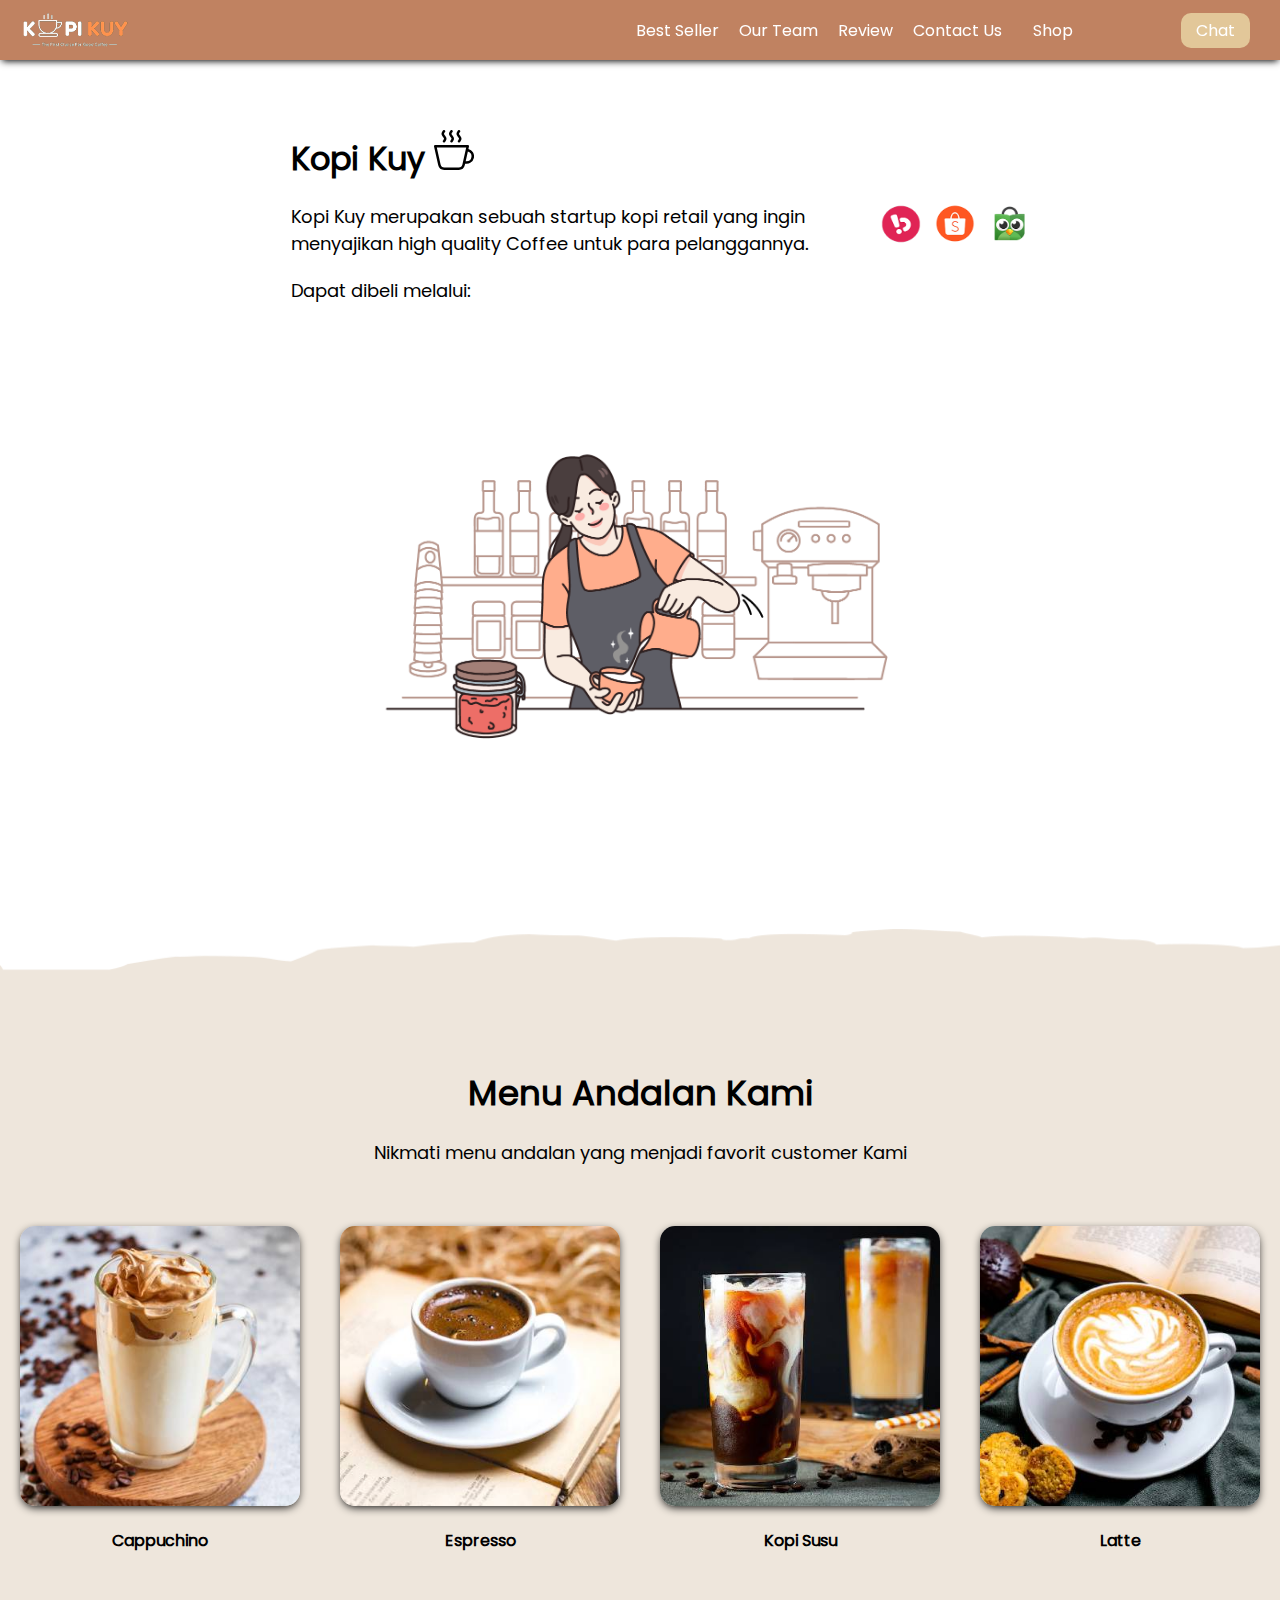
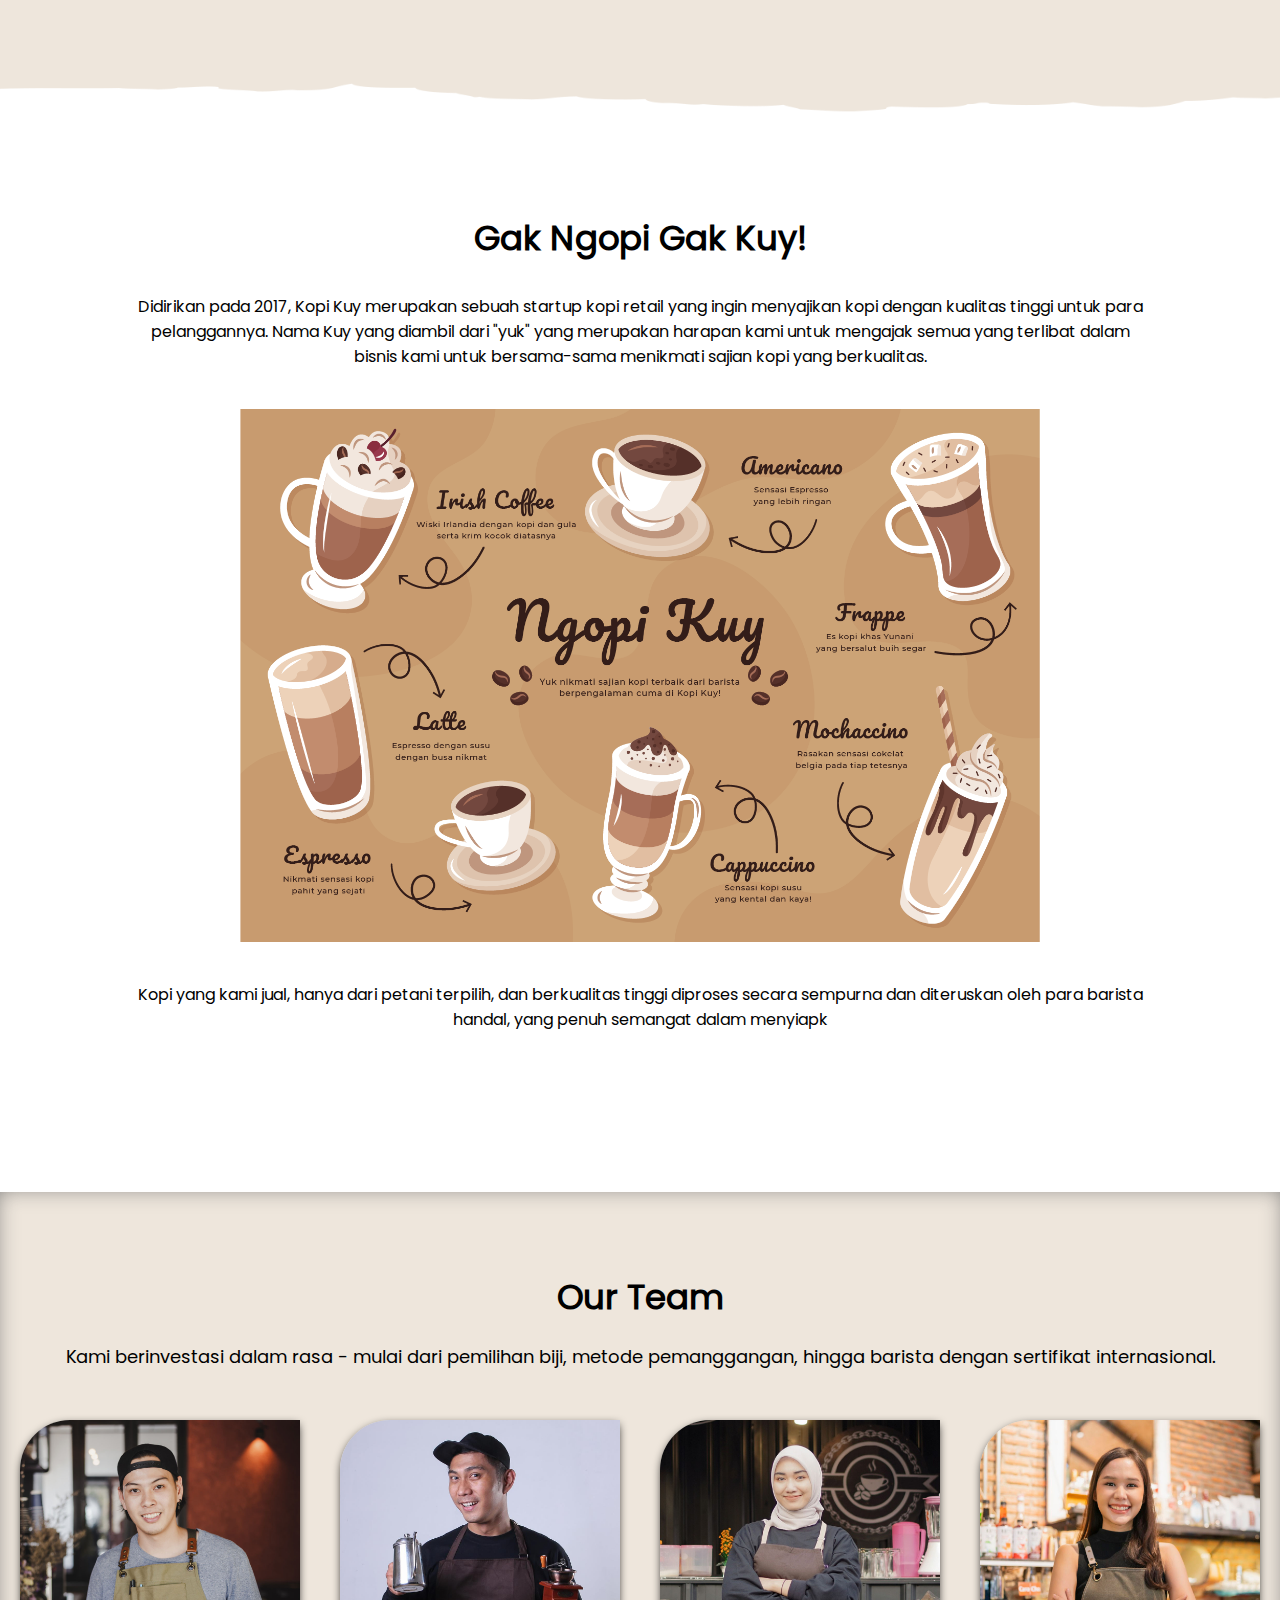
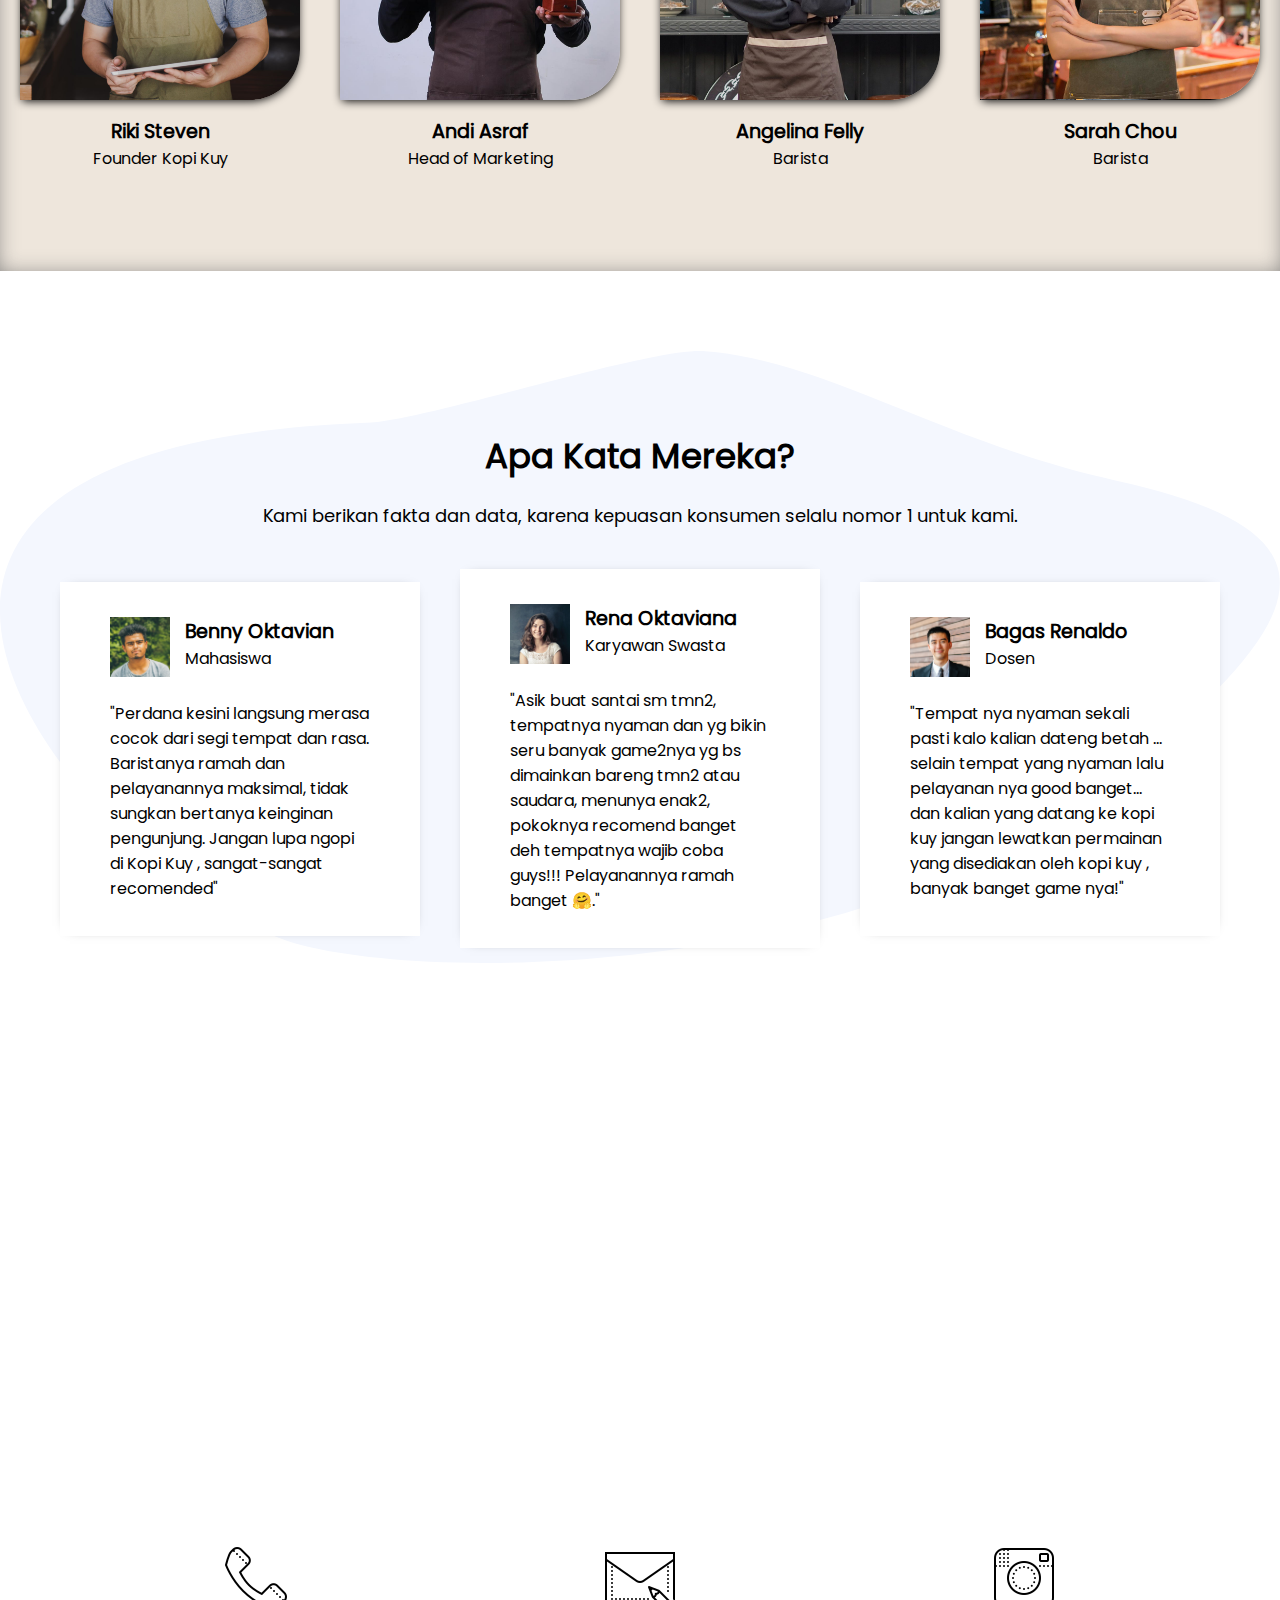
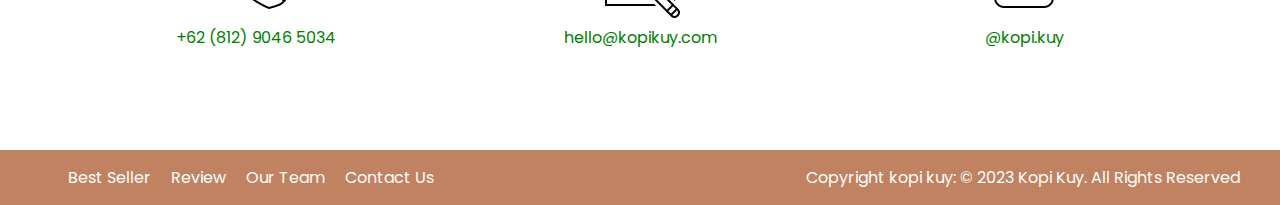
<file: index.html>
<!DOCTYPE html>
<html lang="id">
  <head>
    <meta charset="UTF-8" />
    <meta
      http-equiv="X-UA-Compatible"
      content="IE=edge"
    />
    <meta
      name="viewport"
      content="width=device-width, initial-scale=1.0"
    />
    <link
      rel="shortcut icon"
      href="images/favicon.ico"
      type="image/x-icon"
    />
    <title>Website Kopi Kuy</title>
    <link
      rel="stylesheet"
      href="css/style.css"
    />
  </head>

  <body>
    <nav>
      <img
        class="logo"
        src="images/logo/logo_kuy.png"
      />
      <div class="navigasi">
        <a href="#best-seller">Best Seller</a>
        <a href="#our-team">Our Team</a>
        <a href="#review">Review</a>
        <a href="#contact-us">Contact Us</a>
      </div>
      <a
        class="shop"
        href="produk.html"
        >Shop</a
      >
      <a
        class="chat"
        href="https://wa.me/628123456?text=Saya ingin bertanya"
        target="_blank"
        >Chat</a
      >
    </nav>

    <!-- Tulis Kode HTML / <header> Setelah baris di bawah ini (baris 28) -->
    <header>
      <div class="kiri">
        <h1>
          Kopi Kuy
          <img
            src="images/icon/icon_kopi.svg"
            alt=""
          />
        </h1>
        <p>
          Kopi Kuy merupakan sebuah startup kopi retail yang ingin menyajikan
          high quality Coffee untuk para pelanggannya.
        </p>
        <p>Dapat dibeli melalui:</p>
      </div>
      <div class="olshop">
        <img
          src="images/logo/logo_bukalapak.png"
          alt=""
        />
        <img
          src="images/logo/logo_shopee.png"
          alt=""
        />
        <img
          src="images/logo/logo_tokopedia.png"
          alt=""
        />
      </div>
      <div class="kanan">
        <img
          src="images/header/header1.png"
          alt=""
        />
      </div>
    </header>

    <section
      class="best-seller"
      id="best-seller"
    >
      <h2>Menu Andalan Kami</h2>
      <p>Nikmati menu andalan yang menjadi favorit customer Kami</p>
      <div class="produk">
        <img
          src="images/produk/product_capuchino.jpg"
          alt=""
        />
        <p>Cappuchino</p>
      </div>
      <div class="produk">
        <img
          src="images/produk/product_espresso.jpg"
          alt=""
        />
        <p>Espresso</p>
        </div>
        <div class="produk">
        <img
          src="images/produk/product_kopi_susu.jpg"
          alt=""
        />
        <p>Kopi Susu</p>
        </div>
        <div class="produk">
        <img
          src="images/produk/product_latte.jpg"
          alt=""
        />
        <p>Latte</p>
        </div>
      </div>
    </section>

    <section class="about-us" id="about-us">
    <h2>Gak Ngopi Gak Kuy!</h2>
    <p>Didirikan pada 2017, Kopi Kuy merupakan sebuah startup kopi retail 
    yang ingin menyajikan kopi dengan kualitas tinggi untuk para pelanggannya. 
    Nama Kuy yang diambil dari "yuk" yang merupakan harapan kami untuk mengajak semua 
    yang terlibat dalam bisnis kami untuk bersama-sama menikmati sajian kopi yang berkualitas.
</p>
<img src="images/about-us/aset_kopi_jumbo.png" alt="">
<p>Kopi yang kami jual, hanya dari petani terpilih, dan berkualitas tinggi diproses 
    secara sempurna dan diteruskan oleh para barista handal, yang penuh semangat 
    dalam menyiapk
</section>
    <section class="our-team" id="our-team">
        <h2>Our Team</h2>
        <p>Kami berinvestasi dalam rasa - mulai dari pemilihan biji, metode pemanggangan, 
    hingga barista dengan sertifikat internasional.</p>
    <div class="team">
        <img src="images/team/team1.jpg" alt="">
        <h3>Riki Steven</h3>
        <p>Founder Kopi Kuy</p>
    </div>
        <div class="team">
        <img src="images/team/team2.jpg" alt="">
        <h3>Andi Asraf</h3>
        <p>Head of Marketing</p>
    </div>
        <div class="team">
        <img src="images/team/team3.jpg" alt="">
        <h3>Angelina Felly</h3>
        <p>Barista</p>
    </div>
        <div class="team">
        <img src="images/team/team4.jpg" alt="">
        <h3>Sarah Chou</h3>
        <p>Barista</p>
    </div>
    </section>
    <section class="review" id="review">
        <h2>Apa Kata Mereka?</h2>
        <p>Kami berikan fakta dan data, karena kepuasan konsumen selalu nomor 1 untuk kami.</p>
        <div class="testimoni">
            <img src="images/customer/customer1.jpg" alt="">
            <div class="profile"> 
                <h3>Benny Oktavian</h3>
                <p>Mahasiswa</p>
            </div>
             <p>"Perdana kesini langsung merasa cocok dari segi tempat dan rasa. 
        Baristanya ramah dan pelayanannya maksimal, tidak sungkan bertanya keinginan pengunjung. Jangan lupa ngopi di Kopi Kuy , sangat-sangat recomended"</p>
        </div>
        <div class="testimoni">
            <img src="images/customer/customer2.jpg" alt="">
            <div class="profile"> 
                <h3>Rena Oktaviana</h3>
                <p>Karyawan Swasta</p>
            </div>
             <p>"Asik buat santai sm tmn2, tempatnya nyaman dan yg bikin seru banyak game2nya 
        yg bs dimainkan bareng tmn2 atau saudara, menunya enak2, pokoknya recomend 
        banget deh tempatnya wajib coba guys!!! Pelayanannya ramah banget 🤗."</p>
        </div>
        <div class="testimoni">
            <img src="images/customer/customer3.jpg" alt="">
            <div class="profile"> 
                <h3>Bagas Renaldo</h3>
                <p>Dosen</p>
            </div>
             <p>"Tempat nya nyaman sekali pasti kalo kalian dateng betah ... 
        selain tempat yang nyaman lalu pelayanan nya good banget... 
        dan kalian yang datang ke kopi kuy jangan lewatkan permainan yang disediakan 
        oleh kopi kuy , banyak banget game nya!"</p>
        </div>
        
    </section>

    <section class="contact-us" id="contact-us">
        <iframe src="https://www.google.com/maps/embed?pb=!1m14!1m8!1m3!1d7932.741866032694!2d106.668581!3d-6.214715!3m2!1i1024!2i768!4f13.1!3m3!1m2!1s0x2e69f9912c7f297b%3A0xe5a3a671dae861ab!2sKopi%20kuy!5e0!3m2!1sid!2sid!4v1680617229460!5m2!1sid!2sid"
    allowfullscreen="" loading="lazy" referrerpolicy="no-referrer-when-downgrade"></iframe>
    <div class="kontak">
        <img src="images/icon/icon_phone.png" alt="">
        <p> +62 (812) 9046 5034</p>
    </div>
     <div class="kontak">
        <img src="images/icon/icon_mail.png" alt="">
        <p>hello@kopikuy.com</p>
    </div>
     <div class="kontak">
        <img src="images/icon/icon_instagram.png" alt="">
        <p>@kopi.kuy</p>
    </div>
    </section>

    <footer>
        <div class="navigasi">
            <a href="#best-seller">Best Seller</a>
            <a href="#review">Review</a>
            <a href="#our-team">Our Team</a>
            <a href="#contact-us">Contact Us</a>
        </div>
        <p>Copyright kopi kuy: © 2023 Kopi Kuy. All Rights Reserved </p>
    </footer>
    <!--
        Kode HTML tidak boleh lewat dari batas ini
        Pastikan setiap section di tutup
        misalnya kode <section class="best-seller"> harus ada
        di bawah kode </header> (perhatikan ada garis miringnya
        dan setiap section harus setelah kode </section>
        jangan menulis <section> di dalam <section>
    -->
  </body>
</html>
</file>
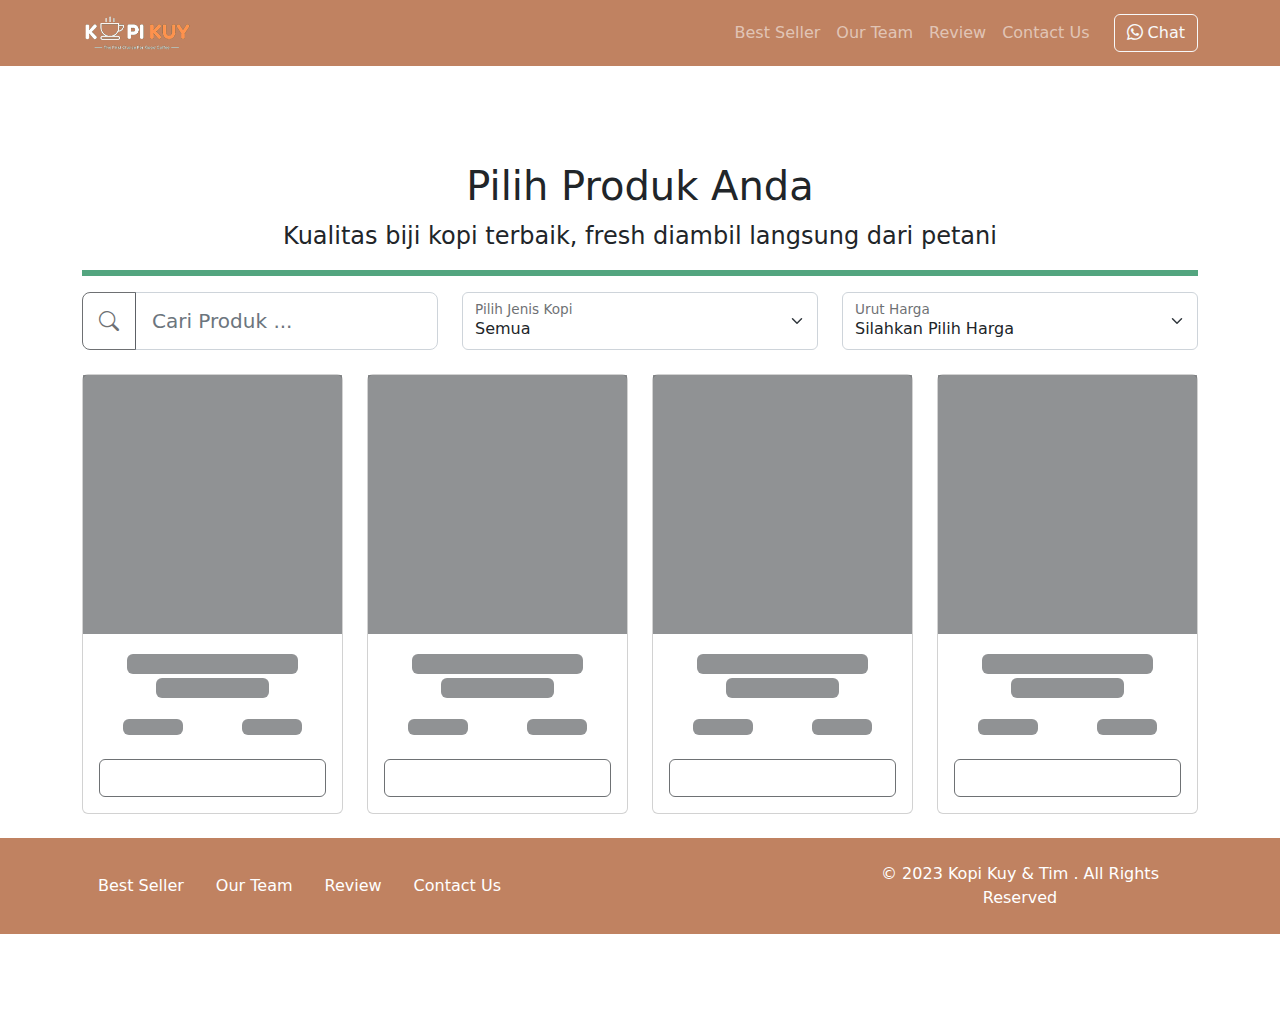
<file: produk.html>
<!DOCTYPE html>
<html lang="id">
<head>
    <meta charset="UTF-8">
    <meta http-equiv="X-UA-Compatible" content="IE=edge">
    <meta name="viewport" content="width=device-width, initial-scale=1.0">
    <link rel="shortcut icon" href="images/favicon/favicon.ico" type="image/x-icon">
    <title>Produk</title>
    <link rel="shortcut icon" href="images/favicon.ico" type="image/x-icon">
    <link rel="stylesheet" href="vendor/bootstrap/bootstrap.min.css">
    <link rel="stylesheet" href="vendor/bootstrap/bootstrap-icons.css">
    <script src="vendor/bootstrap/bootstrap.bundle.min.js"></script>
    <script src="js/jquery-3.6.3.min.js"></script>
    <style>
      /* tulis kode CSS internal di bawah sini */
        *{
            scroll-behavior: smooth;
        }

        #produk_not_found {
            display: flex;
            align-items: center;
            flex-direction: column;
            justify-content: center;
            height: 330px;
            border: 1px solid #d1d1d1;
            border-radius: 10px;
            margin: 10px 0;
            padding: 30px;
            font-size: 1.2rem;
            font-weight: 400;
        }
        
        #back-top {
            top: -30px;
            right: 40px;
        }

        @media (max-width:600px) {
            #back-top {
                width: fit-content;
                top: -50px;
                left: 50%;
                transform: translate(-50%, 50%);
            }
        }
        .bg-nav {
        background-color: #c08261
        }
        .btn-nav{
          background-color: #c08261
        }
        .border-garis{
          background-color: #c08261
        }


        /* Batas Akhir penulisan kode CSS internal */
    </style>
  </head>

  <body>
    <!-- Tulis Kode Bootstrap Di Bawah Sini -->

    <nav
      class="navbar sticky-top navbar-dark bg-nav navbar-expand-lg bisadicopy"
    >
      <div class="container">
        <a
          class="navbar-brand"
          href="index.html"
        >
          <img
            src="images/logo/logo_kuy.png"
            height="40"
            alt="image"
          />
        </a>
        <button
          class="navbar-toggler"
          type="button"
          data-bs-toggle="collapse"
          data-bs-target="#navbarNav11"
          aria-controls="navbarNav11"
          aria-expanded="false"
          aria-label="Toggle navigation"
        >
          <span class="navbar-toggler-icon"></span>
        </button>
        <div
          class="collapse navbar-collapse"
          id="navbarNav11"
        >
          <ul class="navbar-nav ms-auto">
            <li class="nav-item">
              <a
                class="nav-link"
                href="index.html#best-seller"
                >Best Seller</a
              >
            </li>
            <li class="nav-item">
              <a
                class="nav-link"
                href="index.html#our-team"
                >Our Team</a
              >
            </li>
            <li class="nav-item">
              <a
                class="nav-link"
                href="index.html#review"
                >Review</a
              >
            </li>
            <li class="nav-item">
              <a
                class="nav-link"
                href="index.html#contact-us"
                >Contact Us</a
              >
            </li>
          </ul>
          <a
            target="_blank"
            class="btn btn-outline-light ms-md-3"
            href="https://wa.me/6281291551234?text=halo kopi kuy saya mau pesan"
            ><i class="bi bi-whatsapp"></i> Chat</a
          >
        </div>
      </div>
    </nav>

    <div class="riki-block produk text-center my-5 py-5">
      <div class="container">
        <h1>Pilih Produk Anda</h1>
        <p class="fs-4">
          Kualitas biji kopi terbaik, fresh diambil langsung dari petani
        </p>
        <hr class="border border-success border-3 opacity-75" />

        <!-- Ini Untuk Select -->
        <!-- // Button Search Produk// -->
        <div class="row gap-2 gap-md-0">
          <div class="col-md-4">
            <div class="input-group input-group-lg h-100">
              <button
                aria-readonly="true"
                disabled
                class="btn btn-nav"
                type="button"
                id="btn-cari-produk"
              >
                <i class="bi bi-search"></i>
              </button>
              <input
                id="cari-produk"
                type="search"
                class="form-control"
                placeholder="Cari Produk ..."
                aria-label="Cari produk search"
              />
            </div>
          </div>
          <!-- // Akhir Button Search Produk// -->

          <!-- Pilih Jenis Kopi  -->
          <div class="col-md-4">
            <div class="form-floating">
              <select
                class="form-select"
                id="select_kopi"
              >
                <option
                  selected
                  value="semua"
                >
                  Semua
                </option>
                <option value="arabica">Arabica</option>
                <option value="robusta">Robusta</option>
                <option value="nonkopi">Non Kopi</option>
              </select>
              <label for="select_kopi">Pilih Jenis Kopi</label>
            </div>
          </div>
          <!-- Akhir Pilih Jenis Kopi  -->

          <!-- Urut Harga -->
          <div class="col-md-4">
            <div class="form-floating">
              <select
                class="form-select"
                id="filter_harga"
              >
                <option
                  selected
                  disabled
                >
                  Silahkan Pilih Harga
                </option>
                <option value="paling_mahal">Paling Mahal</option>
                <option value="paling_murah">Paling Murah</option>
              </select>
              <label for="filter_harga">Urut Harga</label>
            </div>
          </div>
        </div>
        <!-- Akhir Urut Harga -->

        <!-- Jika Produk Tidak ada -->
        <div id="produk_not_found" class="mt-4">
          <svg class="w-25" xmlns="http://www.w3.org/2000/svg" data-name="Layer 1" width="982.48732" height="763.01413" viewBox="0 0 982.48732 763.01413" xmlns:xlink="http://www.w3.org/1999/xlink"><circle cx="559.4329" cy="333.06116" r="40.02979" fill="#e6e6e6"/><path d="M766.295,452.99465l-41.832-41.832a44.307,44.307,0,0,0-14.42627-61.92578,44.45758,44.45758,0,0,0-58.91358,12.23779,44.30652,44.30652,0,0,0,60.03321,62.99512l41.832,41.832A9.40939,9.40939,0,0,0,766.295,452.99465ZM709.59431,409.6011a31.68421,31.68421,0,1,1,9.27978-22.40381A31.58568,31.58568,0,0,1,709.59431,409.6011Z" transform="translate(-108.75634 -68.49293)" fill="#3f3d56"/><path d="M1069.529,514.69884C1176.50914,633.00725,866.39184,803.50707,615.8095,803.50707S191.86334,671.39983,162.09,514.69884C89.89987,134.75174,777.16735-106.74054,615.8095,225.89055,380.61181,710.73882,985.27984,421.5284,1069.529,514.69884Z" transform="translate(-108.75634 -68.49293)" fill="#e6e6e6"/><path d="M1021.529,542.69884C1128.50914,661.00725,818.39184,831.50707,567.8095,831.50707S143.86334,699.39983,114.09,542.69884C41.89987,162.75174,729.16735-78.74054,567.8095,253.89055,332.61181,738.73882,937.27984,449.5284,1021.529,542.69884Z" transform="translate(-108.75634 -68.49293)" fill="#3f3d56"/><path d="M258.35026,265.31823c-75.06741-3.30525-133.27133-19.49788-132.50668-36.86436.45844-10.41178,21.70324-18.7842,58.28677-22.96955a1,1,0,1,1,.22727,1.987c-34.46168,3.943-56.11733,12.01678-56.516,21.07051-.69148,15.70451,59.11433,31.63093,130.59659,34.77832s132.4564-7.461,133.14787-23.16554c.40032-9.09178-20.59681-19.06558-54.79775-26.0284a1.00008,1.00008,0,1,1,.3991-1.95993c36.3011,7.39058,56.85694,17.624,56.39672,28.0763C392.81953,257.60908,333.41767,268.62348,258.35026,265.31823Z" transform="translate(-108.75634 -68.49293)" fill="#198754"/><path d="M191.67927,268.22672a76.98277,76.98277,0,0,0,133.03578,5.52178A1211.97551,1211.97551,0,0,1,191.67927,268.22672Z" transform="translate(-108.75634 -68.49293)" fill="#198754"/><path d="M333.019,252.71347a76.997,76.997,0,1,0-147.74945-5.70562A572.23325,572.23325,0,0,0,333.019,252.71347Z" transform="translate(-108.75634 -68.49293)" fill="#198754"/><circle cx="168.83353" cy="123.60073" r="9" fill="#fff"/><circle cx="122.51347" cy="152.59128" r="15" fill="#fff"/><circle cx="348.90479" cy="142.89813" r="9.99975" fill="#198754"/><circle cx="122.90479" cy="452.89813" r="6.00007" fill="#e6e6e6"/><circle cx="542.90479" cy="658.89813" r="6.00007" fill="#e6e6e6"/><circle cx="151.90479" cy="339.89813" r="3.00007" fill="#e6e6e6"/><circle cx="399.90479" cy="563.89813" r="3.00007" fill="#e6e6e6"/><circle cx="850.90479" cy="534.89813" r="3.00007" fill="#e6e6e6"/><circle cx="709.90479" cy="623.89813" r="3.00007" fill="#e6e6e6"/><circle cx="562.90479" cy="515.89813" r="3.00007" fill="#e6e6e6"/><circle cx="372.90479" cy="219.89813" r="3.00007" fill="#e6e6e6"/><circle cx="396.90479" cy="71.89813" r="3.00007" fill="#e6e6e6"/><circle cx="382.90479" cy="694.89813" r="3.00007" fill="#e6e6e6"/><circle cx="234.90479" cy="631.89813" r="3.00007" fill="#e6e6e6"/><circle cx="703.90479" cy="523.89813" r="3.00007" fill="#e6e6e6"/><circle cx="148.3737" cy="224.7987" r="9" fill="#fff"/><path d="M460.6612,431.39114c0,26.88035-41.55939,89.516-53.70465,107.24669a3.99188,3.99188,0,0,1-6.5907,0c-12.14526-17.73066-53.70465-80.36634-53.70465-107.24669a57,57,0,1,1,114,0Z" transform="translate(-108.75634 -68.49293)" fill="#fff"/><circle cx="294.90486" cy="358.8982" r="29" fill="#198754"/><ellipse cx="294.40486" cy="496.3982" rx="33.5" ry="6.5" fill="#fff"/><path d="M925.60957,386.41245a10.52681,10.52681,0,0,0-.64106,1.52851l-47.783,13.27682-8.61085-8.42662L854.1589,404.12429,867.953,420.52338a8,8,0,0,0,9.35283,2.169l51.61632-22.78484a10.49709,10.49709,0,1,0-3.31256-13.49509Z" transform="translate(-108.75634 -68.49293)" fill="#ffb8b8"/><path d="M875.50191,401.996l-17.9352,13.95958a4.5,4.5,0,0,1-6.68163-1.33719L839.73843,394.891a12.49741,12.49741,0,0,1,19.76923-15.29426l16.33819,15.59379a4.5,4.5,0,0,1-.34394,6.80543Z" transform="translate(-108.75634 -68.49293)" fill="#198754"/><path d="M930.19158,379.80967l18.18807,8.1829a3.14913,3.14913,0,0,1,1.57976,4.16384l-2.15339,4.78633a1.05293,1.05293,0,0,1,.52659,1.38795l-.86136,1.91453a1.05292,1.05292,0,0,1-1.388.52659l-.86136,1.91453a1.05292,1.05292,0,0,1,.52659,1.388l-.86136,1.91453a1.0529,1.0529,0,0,1-1.38794.52659L931.8709,432.36162a3.14914,3.14914,0,0,1-4.16384,1.57977l-18.18807-8.1829a3.14915,3.14915,0,0,1-1.57977-4.16384l18.08852-40.20522A3.14913,3.14913,0,0,1,930.19158,379.80967Z" transform="translate(-108.75634 -68.49293)" fill="#3f3d56"/><path d="M912.82137,423.21181l14.59056,6.57106a3.03424,3.03424,0,0,0,3.99937-1.51155l6.73892-14.98951,2.34078-5.196,6.09875-13.562a3.026,3.026,0,0,0-1.51149-3.98886l-4.58726-2.06786L930.47694,383.964a3.02112,3.02112,0,0,0-3.98861,1.522L920.589,398.59669l-6.7179,14.92653-2.56118,5.69979A3.022,3.022,0,0,0,912.82137,423.21181Z" transform="translate(-108.75634 -68.49293)" fill="#f2f2f2"/><polygon points="773.577 540.443 785.837 540.442 791.67 493.154 773.575 493.155 773.577 540.443" fill="#ffb8b8"/><path d="M879.2066,604.93325l24.1438-.001h.001a15.38605,15.38605,0,0,1,15.38648,15.38623v.5l-39.53052.00146Z" transform="translate(-108.75634 -68.49293)" fill="#2f2e41"/><polygon points="805.577 537.443 817.837 537.442 823.67 490.154 805.575 490.155 805.577 537.443" fill="#ffb8b8"/><path d="M911.2066,601.93325l24.1438-.001h.001a15.38605,15.38605,0,0,1,15.38648,15.38623v.5l-39.53052.00146Z" transform="translate(-108.75634 -68.49293)" fill="#2f2e41"/><path d="M827.34138,497.97109a39.41035,39.41035,0,0,0,36.8999,26.81006l.62012.01c6.32959.18,13.75976-1.86,21.0498-4.79,14.3999-5.79,28.23-15.06,31.8999-17.61l-6.21972,59.79-2.52,24.24a4.51415,4.51415,0,0,0,4.48,4.97h15.52978a4.50547,4.50547,0,0,0,4.35987-3.36l25.64013-97.65a19.032,19.032,0,0,0-19.71-23.83l-53.25976,3.65,3.71972-14.88-47.54-3.16-.13965.1c-1.14013.83-2.25,1.7-3.31005,2.61a40.27149,40.27149,0,0,0-6.99024,7.66A38.48741,38.48741,0,0,0,827.34138,497.97109Z" transform="translate(-108.75634 -68.49293)" fill="#2f2e41"/><path d="M827.34138,497.97109a39.41035,39.41035,0,0,0,36.8999,26.81006,196.14623,196.14623,0,0,0,22.56982-13.39l-.8999,8.61-7.83984,75.42a4.51415,4.51415,0,0,0,4.48,4.97h15.52978a4.50547,4.50547,0,0,0,4.35987-3.36l9.15039-34.85,16.48974-62.8a19.032,19.032,0,0,0-19.71-23.83l-53.25976,3.65,3.71972-14.88-26.98-1.79A38.48741,38.48741,0,0,0,827.34138,497.97109Z" transform="translate(-108.75634 -68.49293)" fill="#2f2e41"/><path d="M838.7735,458.32082l-.35766-.043-8.29517-40.78515c-.071-.354-6.85229-35.5332,13.93677-53.92432l.36182-2.51709a4.50032,4.50032,0,0,1,5.78711-3.65771l19.58471,6.0747a4.49086,4.49086,0,0,1,3.019,5.4419l-1.90381,7.2417c2.63989,3.1001,33.7146,40.51221,22.89038,69.33545L888.9488,464.439Z" transform="translate(-108.75634 -68.49293)" fill="#198754"/><path d="M920.09389,426.48986a10.52591,10.52591,0,0,0-1.32908.99037l-47.89739-12.858-3.13136-11.634-18.17538,2.43095,3.54192,21.13437a8,8,0,0,0,6.95146,6.62248l56.032,6.619a10.4971,10.4971,0,1,0,4.00785-13.30516Z" transform="translate(-108.75634 -68.49293)" fill="#ffb8b8"/><path d="M869.022,414.43646,846.48068,417.34a4.5,4.5,0,0,1-5.07405-4.54822l.42987-22.65461a12.49741,12.49741,0,0,1,24.79917-3.12052l6.14215,21.73423a4.5,4.5,0,0,1-3.75583,5.68559Z" transform="translate(-108.75634 -68.49293)" fill="#198754"/><circle cx="753.92061" cy="258.80372" r="24.56103" fill="#ffb8b8"/><path d="M861.3848,329.34791l-3.075-5.59966c-5.82461,23.73215,4.46383,43.37315,4.46383,43.37315l-39.93243-18.601.38033-6.59991-3.95134,4.484-5.67747-3.12872-.74992-4.28064-4.28563,1.06158,15.64354-28.38736c15.18238-27.01314,37.25508-16.69982,37.25508-16.69982,35.11544-1.66934,30.82681,32.97543,30.82681,32.97543Z" transform="translate(-108.75634 -68.49293)" fill="#2f2e41"/><ellipse cx="556.1612" cy="472.39114" rx="12.17949" ry="47.5" transform="translate(-275.75171 306.36236) rotate(-32.66242)" fill="#3f3d56"/></svg>
        <h6 class="fs-5 mt-3">Produk tidak ditemukan</h6>
        <p class="fs-6">Produk yang anda cari tidak ditemukan, silahkan cari produk lainnya</p>
      
      </div>
      <!-- Akhir Jika Produk Tidak ada -->
      <div id="baris_produk" class="row row-cols-1 row-cols-sm-2 row-cols-md-3 row-cols-lg-4 text-center mt-4">
      </div>
    </div>
  </section>

    <footer class="riki-block footer-small py-4 bg-nav">
      <div class="container">
        <div class="row align-items-center">
          <div class="col-12 col-md-8">
            <ul class="nav justify-content-center justify-content-md-start">
              <li class="nav-item">
                <a
                  class="nav-link"
                  href="index.html#best-seller"
                  >Best Seller</a
                >
              </li>
              <li class="nav-item">
                <a
                  class="nav-link"
                  href="index.html#our-team"
                  >Our Team</a
                >
              </li>
              <li class="nav-item">
                <a
                  class="nav-link"
                  href="index.html#review"
                  >Review</a
                >
              </li>
              <li class="nav-item">
                <a
                  class="nav-link"
                  href="index.html#contact-us"
                  >Contact Us</a
                >
              </li>
            </ul>
          </div>
          <div class="col-12 col-md-4 mt-4 mt-md-0 text-center text-md-right">
            &copy; 2023 Kopi Kuy &amp; Tim . All Rights Reserved
          </div>
        </div>
      </div>
    </footer>

    <!-- Batas Akhir penulisan kode Bootstrap -->
    <script>
      /* Tulis Javascript Di bawah Sini */

      var sumber = 'https://rikikurnia.com/prakerja/api/kopi';
      var sumber2 = 'data.json';
      var selectedData = [];

      var $produkNotFound = $('#produk_not_found');
      var $backTop = $('#back-top');

      $produkNotFound.hide();

      $backTop.click(function () {
        $('html, body').scrollTop(0);
      });

      function showLoadingFetchData() {
        [1, 2, 3, 4].forEach((item) => {
          baris_produk.innerHTML += `
                        <div class="col mb-4">
                            <div class="card p-0" aria-hidden="true">
                                <span class="placeholder" style="height: 259px;"></span>
                                <div class="card-body">
                                    <h5 class="card-title placeholder-glow">
                                        <span class="placeholder col-9 rounded"></span>
                                        <span class="placeholder col-6 rounded"></span>
                                    </h5>
                                    <p class="card-text placeholder-glow d-flex gap-2 justify-content-between my-4 mx-4">
                                        <span class="placeholder col-4 rounded"></span>
                                        <span class="placeholder col-4 rounded"></span>
                                    </p>
                                    <a class="btn btn-nav disabled placeholder w-100"></a>
                                </div>
                            </div>
                        </div>
                    `;
        });
      }

      function fetchData(dipilih) {
        showLoadingFetchData();
        if (dipilih === 'semua') {
          $.when($.getJSON(sumber), $.getJSON(sumber2)).then(function (
            dataSumber,
            dataSumber2
          ) {
            selectedData = [
              ...dataSumber[0].robusta,
              ...dataSumber2[0].nonkopi,
              ...dataSumber[0].arabica,
            ];
            displayData(selectedData);
          });
        } else if (dipilih === 'nonkopi') {
          $.getJSON(sumber2).then(function (data) {
            selectedData = data.nonkopi;
            displayData(selectedData);
          });
        } else {
          $.getJSON(sumber).then(function (data) {
            selectedData = data[dipilih];
            displayData(selectedData);
          });
        }
      }

      function displayData(data_kopi) {
        baris_produk.innerHTML = '';

        if (data_kopi.length === 0) {
          $produkNotFound.show();
        } else {
          $produkNotFound.hide();
          data_kopi.forEach((item) => {
            baris_produk.innerHTML += `<div class="col mb-4">
                            <div class="card">
                                <img src="${item.foto}" class="card-img-top" alt="...">
                                <div class="card-body">
                                    <h5 class="card-title">${item.nama}</h5>
                                    <div class="row hargasize my-4">
                                        <div class="col">
                                            ${item.size}
                                        </div>
                                        <div class="col fw-bold text-primary">
                                            Rp. ${item.harga}
                                        </div>
                                    </div>
                                    <a href="${item.link}" class="btn btn-nav w-100"><i class="bi bi-cart4"></i> Beli</a>
                                </div>
                            </div>
                        </div>`;
          });
        }
      }

      $(document).ready(function () {
        fetchData('semua');

        $('#select_kopi').change(function () {
          var dipilih = $(this).val();
          fetchData(dipilih);
        });

        $('#filter_harga').change(function () {
          var dipilih = $(this).val();
          var keyword = $('#cari-produk').val().toLowerCase();

          if (dipilih === 'paling_mahal') {
            selectedData.sort((a, b) => b.harga - a.harga);
          } else if (dipilih === 'paling_murah') {
            selectedData.sort((a, b) => a.harga - b.harga);
          }

          if (keyword !== '') {
            var f=ilteredData = selectedData.filter((item) =>
              item.nama.toLowerCase().includes(keyword)
            );
            displayData(filteredData);
          } else {
            // If no search keyword, display the sorted selectedData
            displayData(selectedData);
          }
        });

        $('#cari-produk').on('input', function () {
          var keyword = $(this).val().toLowerCase();
          var filteredData = selectedData.filter((item) =>
            item.nama.toLowerCase().includes(keyword)
          );
          displayData(filteredData);
        });
      });

      /* Batas Akhir penulisan kode Javascript */
    </script>
  </body>
</html>
</file>
<file: css/style.css>
/* Kode * di bawah ini untuk mereset tampilan setiap web browser supaya seragam */

* {
  box-sizing: border-box;
  margin: 0;
  padding: 0;
}

html {
  /* scroll-behavior: smooth agar scroll ketika klik pada navigasi menjadi halus */
  scroll-behavior: smooth;
}

/* 
Kode di bawah ini untuk mengatur nav sampai footer agar memiliki tampilan flexibel
selengkapnya akan di bahas di hari ke 3
*/

nav,
header,
section,
footer {
  /* 
      display: flex memiliki pengaturan yang dapat mengatur agar elemen
      di dalamnya memiliki ukuran yang fleksibel
      digunakan saat ada elemen yang isinya lebih dari satu kolom
   */
  display: flex;
  /* 
      align-items: center mengatur elemen di dalamnya rata tengah vertikal
   */
  align-items: center;

  /* 
      justify-content: center mengatur elemen di dalamnya rata tengah horizontal
   */
  justify-content: center;

  /* 
      flex-wrap: wrap mengatur agar jika lebar elemen berlebih, maka elemen
      akan otomatis diletakan di baris baru (tidak dipaksakan di satu baris)
   */
  flex-wrap: wrap;
}

/* 
Kode @font-face untuk menginstall font ke dalam Website 
src adalah untuk lokasi fontnya, font dapat di cari di website https://fonts.google.com/
dengan memberi nama family, maka kita mendaftarkan font tersebut ke dalam website
*/

@font-face {
  src: url(../fonts/poppins.woff2);
  font-family: 'Poppins';
}

body {
  /* 
   mendaftarkan semua teks pada body menjadi family Poppins 
   kenapa pada body? karena elemen body membungkus semua elemen dari nav section sampai footer
   */
  font-family: 'Poppins';
}

/*
Misalnya ada font dari google yang bernama Irish Grover yang berada di:
https://fonts.gstatic.com/s/irishgrover/v23/buExpoi6YtLz2QW7LA4flVgv__RP.woff2

maka bisa coba copy kode berikut untuk menginstall font tadi:

@font-face {
  font-family: 'Irish Grover';
  font-style: normal;
  font-weight: 400;
  src: url(https://fonts.gstatic.com/s/irishgrover/v23/buExpoi6YtLz2QW7LA4flVgv__RP.woff2) format('woff2');
}

Jika kode di atas sudah di copy
Nanti pada element yang ingin menggunakan font Irish Grover Tadi, tinggal diganti font-familynya
misal mau mengganti h1 dan h2 maka kodenya sebagai berikut:

h1,h2 {
   font-family: 'Irish Grover';
}

*/

a {
  /* menghilangkan garis bawah pada link */
  text-decoration: none;

  /* 
   color: adalah untuk mengganti warna tulisan.
   color:unset digunakan pada a untuk menghilangkan warna bawaan pada link (biasanya warna biru) 
   */
  color: unset;
}

h2 {
  /* mengatur ukuran huruf ke 34 pixel */
  font-size: 34px;
}

h3 {
  /* mengatur ukuran huruf ke 1.2rem */
  font-size: 1.2rem;
}

h1,
h2,
h3 {
  /* mengatur tebal huruf bisa bold, normal*/
  font-weight: bold;
}

img {
  /* 
      kode max-width artinya lebar maksimal
      mengatur agar semua elemen img memiliki lebar maksimal 100% agar
      besar gambar tidak melebihi layar ataupun elemen pembungkus
   */
  max-width: 100%;
}

/* Navigasi */

nav {
  /* 
   background-color mengatur warna latar belakang 
   untuk pengguna hp, pergantian warna tidak bisa seperti vs code
   hanya dapat menggunakan warna bahasa inggris seperti: red, green, brown, purple dsb
   untuk pengguna vscode silahkan arahkan mouse ke kotak warna di bawah
   untuk mengganti warna sesuai keinginan
   */
  background-color: #c08261;

  /* box-shadow membuat efek bayangan */
  box-shadow: 0 3px 7px -2px #000;

  /* width mengatur lebar elemen. 100% agar lebarnya full dari kiri sampai kanan layar */
  width: 100%;

  /* 
   padding digunakan untuk memberi jarak ke dalam. 
   efeknya bila digunakan pada elemen yang memiliki warna latar akan membuat elemen tersebut 'gemuk'
   padding-top artinya jarak ke atas, nilai padding dapat berupa
   padding-top, padding-bottom, padding-left, padding-right
   */
  padding-top: 10px;
  padding-bottom: 10px;

  /* 
   position mengatur posisi elemen, position:fixed supaya elemen nav akan ikut menempel di atas layar
   saat kita scroll ke bawah. Jika ingin navigasi gak nempel, bisa menggunakan position:static;
   */
  position: fixed;

  /* Nilai z-index semakin besar, maka elemen akan semakin di depan */
  z-index: 500;
}

img.logo {
  /* height mengatur tinggi elemen */
  height: 40px;
  /* penjelasan margin mirip dengan padding, fungsinya untuk memberi jarak pada elemen */
  margin-left: 20px;
}

div.navigasi {
  margin-left: auto;
  margin-right: 15px;
}

nav a {
  color: #fff;
  padding-left: 8px;
  padding-right: 8px;
}

a.shop {
  margin-right: 100px;
}

a.chat {
  margin-right: 30px;
  background-color: #e2c799;
  color: #fff;
  padding-top: 5px;
  padding-right: 15px;
  padding-bottom: 5px;
  padding-left: 15px;
  border-radius: 10px;
}

/* 
   PERHATIKAN bahwa dalam mengatur elemen, nama elemen langsung ditulis
   sedangkan untuk mengatur class, dibutuhkan tanda titik (.) terlebih dulu
   img {} berarti seluruh elemen dengan tag img (<img src="....">), 
   sedangkan .img artinya hanya elemen dengan class img (<img class="img" src="...">) 
*/

/* HEADER */

header,
section {
  /*
    padding mengatur jarak ke dalam
    pada padding dan margin ditambahkan top / right / bottom / top 
    untuk mengatur jarak masing-masing 
   */
  padding-top: 80px;
  padding-bottom: 80px;

  /* margin mengatur jarak ke luar */
  margin-bottom: 80px;
}

/* penulisan CSS dapat digabung dengan beberapa elemen */
header div.kiri,
header div.kanan {
  /* width mengatur lebar elemen. 50% artinya setengah ukuran elemen pembungkus */
  width: 50%;
  padding: 50px;
}

header h1 {
  margin-bottom: 20px;
}

header p {
  /* font-size digunakan untuk mengatur ukuran huruf */
  font-size: 18px;
  margin-bottom: 20px;
}

div.olshop img {
  width: 40px;
  /* aspect-ratio:1 agar tinggi menyesuaikan width */
  aspect-ratio: 1;
  margin-right: 10px;
}

/* Best Seller */

section.best-seller {
  position: relative;

  /* background-color mengatur warna latar belakang elemen */
  background-color: #eee6dc;

  /* text-align mengatur rata tulisan, bisa bernilai: left, right, center, justify */
  text-align: center;
}

/* 
terkait position, after, dan before memerlukan pemahaman mendalam
terkait layout pada CSS untuk dapat memahami secara penuh 
*/

section.best-seller::before,
section.best-seller::after {
  position: absolute;
  content: '';
  width: 100%;
  height: 76px;

  /* background-image untuk menambahkan gambar sebagai background */
  background-image: url(../images/background/garis-atas.png);

  /*background-size agar gambar latar menyesuaikan tinggi / lebar elemen */
  background-size: cover;

  top: -60px;
  left: 0;
}

section.best-seller::after {
  height: 60px;
  background-image: url(../images/background/garis-bawah.png);
  top: unset;
  bottom: -60px;
}

section.best-seller h2 {
  margin-bottom: 20px;
  width: 100%;
}

/* 
Penulisan section.best-seller > p berarti mengatur elemen p yang langsung
di bungkus oleh elemen <section class="best-seller">
aturan ini tidak berlaku untuk elemen <p> yang ada di dalam <div class="produk">
*/

section.best-seller > p {
  font-size: 18px;
  margin-bottom: 40px;
  width: 100%;
}

div.produk {
  /* 
      Penulisan padding dan margin seperti padding:20px ini penulisan singkat 
      yang berarti top, right, bottom, left nilainya sama, yaitu 20px 
   */
  padding: 20px;
  width: 25%;
}

div.produk img {
  /* transition membuat animasi transisi dari perubahan style, 0.3s berarti 0.3 detik */
  transition: all 0.3s ease;

  /* border-radius  Membuat sudut membulat */
  border-radius: 15px;

  /* box-shadow membuat efek bayangan */
  box-shadow: 0 3px 10px -2px #000;
}

/*

kode div.produk img:hover akan dijalankan saat mouse ada di atas elemen <img> yang ada
di dalam <div class="produk"> 
karena ada efek transition pada div.produk img 
maka akan menghasilkan efek animasi yang smooth

*/
div.produk img:hover {
  /* membuat transformasi, bisa berupa scale(1.05), rotate(180deg), translateY(-50px), dsb */
  transform: scale(0.9);
  border-radius: 50%;
}

div.produk p {
  margin-top: 15px;
  font-weight: bold;
}

/* About US */

section.about-us {
  /* max-width: 80%; mengatur lebar maksimal elemen tidak boleh melebihi 80% layar */
  max-width: 80%;

  /* margin-left dan margin-right auto akan membuat posisi elemen berada di tengah */
  margin-left: auto;
  margin-right: auto;
  text-align: center;
}

section.about-us h2 {
  margin-bottom: 30px;
  width: 100%;
}

section.about-us img {
  /* 
      Penulisan width: 800px dan max-width: 100% mengatur agar
      elemen memiliki lebar 800px namun tidak boleh melebihi 100% ukuran layar
   */
  width: 800px;
  max-width: 100%;
  margin: auto;
}

/*
section.about-us p:nth-child(2) berarti mengatur elemen ke 2 dengan jenis <p>
yang ada di dalam <section class="about-us">
*/

section.about-us p:nth-child(2) {
  margin-bottom: 40px;
}

section.about-us p:nth-child(4) {
  margin-top: 40px;
}

/* OUR TEAM */

section.our-team {
  background-color: #eee6dc;
  box-shadow: inset 0px 0px 23px -6px #707070;
  text-align: center;
}

section.our-team h2 {
  margin-bottom: 20px;
  width: 100%;
}

section.our-team > p {
  margin-bottom: 30px;
  font-size: 18px;
  width: 800px;
  max-width: 90%;
  margin-left: auto;
  margin-right: auto;
  width: 100%;
}

div.team {
  width: 25%;
  padding: 20px;
}

div.team img {
  width: 100%;
  aspect-ratio: 1/1;
  object-fit: cover;
  box-shadow: 0 3px 10px -2px #000;
  border-radius: 50px 0px 50px 0px;
  margin-bottom: 10px;
}

/* REVIEW */

section.review {
  background-image: url(../images/background/bg-review.svg);
  /* 
      background-size: contain;
      membuat gambar latar belakang tidak terpotong
   */
  background-size: contain;

  /* 
      background-repeat: no-repeat;
      membuat gambar latar belakang tidak diulang (duplikat)
   */
  background-repeat: no-repeat;
  padding-left: 40px;
  padding-right: 40px;
  justify-content: space-around;
  /* align-items: stretch; membuat tinggi elemen di dalam .review .baris seragam */
  text-align: center;
}

section.review h2 {
  margin-bottom: 20px;
  width: 100%;
}

section.review > p {
  margin-bottom: 40px;
  font-size: 18px;
  width: 100%;
}

div.testimoni {
  width: 30%;
  display: flex;
  flex-wrap: wrap;
  padding: 35px 50px;
  box-shadow: 0px 0px 12px -10px #000;
  background-color: #fff;
}

div.testimoni img {
  width: 60px;
  height: 60px;
  margin-right: 15px;
  object-fit: cover;
}

div.profile {
  text-align: left;
  display: block;
  margin-bottom: 30px;
  width: calc(90% - 75px);
}

div.profile p {
  width: 100%;
  text-align: left;
}

div.testimoni > p {
  width: 100%;
  text-align: left;
}

/* CONTACT US */
section.contact-us {
  margin-bottom: 20px;
}

section.contact-us iframe {
  width: 100%;
  height: 300px;
  border: 0;
}

div.kontak {
  width: 30%;
  /* color mengatur warna tulisan */
  color: green;
  text-align: center;
  margin-top: 50px;
}

/* FOOTER */

footer {
  background-color: #c08261;
  padding-top: 15px;
  padding-bottom: 15px;
  color: #fff;
  padding-right: 40px;
  padding-left: 40px;
}

footer div.navigasi {
  margin-left: 20px;
  margin-right: auto;
}

footer div.navigasi a {
  padding: 8px;
}

/* UNTUK kode RESPONSIF hari ke 3 tulis DI BAWAH sini */

/* Kode CSS Selesai di sini */
</file>
